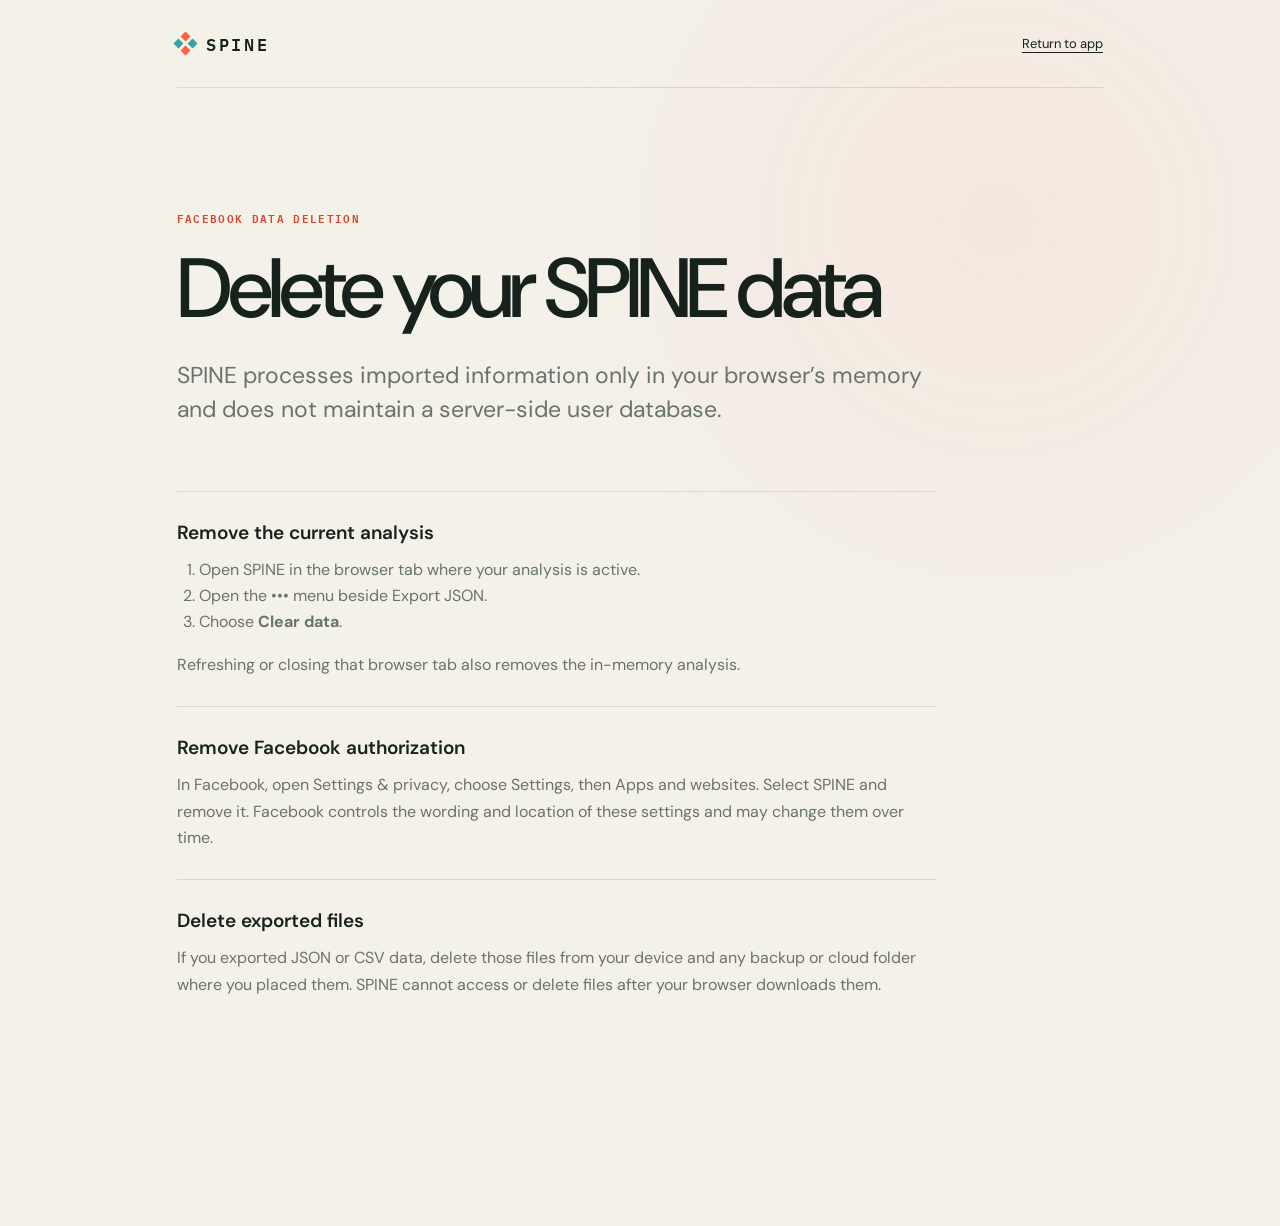
<file: data-deletion.html>
<!doctype html>
<html lang="en">
  <head>
    <meta charset="UTF-8" />
    <meta name="viewport" content="width=device-width, initial-scale=1.0" />
    <meta name="theme-color" content="#f4f1e9" />
    <meta name="description" content="SPINE data deletion instructions" />
    <title>Data deletion — SPINE</title>
    <link rel="stylesheet" href="./styles.css" />
  </head>
  <body>
    <div class="legal-shell">
      <header class="topbar">
        <a class="wordmark" href="./index.html" aria-label="SPINE home">
          <span class="wordmark-mark" aria-hidden="true"><i></i><i></i><i></i><i></i></span>
          <span>SPINE</span>
        </a>
        <a class="text-button legal-home" href="./index.html">Return to app</a>
      </header>
      <main class="legal-page">
        <p class="eyebrow">Facebook data deletion</p>
        <h1>Delete your SPINE data</h1>
        <p class="legal-lede">
          SPINE processes imported information only in your browser’s memory and
          does not maintain a server-side user database.
        </p>

        <section>
          <h2>Remove the current analysis</h2>
          <ol>
            <li>Open SPINE in the browser tab where your analysis is active.</li>
            <li>Open the ••• menu beside Export JSON.</li>
            <li>Choose <strong>Clear data</strong>.</li>
          </ol>
          <p>
            Refreshing or closing that browser tab also removes the in-memory
            analysis.
          </p>
        </section>

        <section>
          <h2>Remove Facebook authorization</h2>
          <p>
            In Facebook, open Settings &amp; privacy, choose Settings, then Apps and
            websites. Select SPINE and remove it. Facebook controls the wording and
            location of these settings and may change them over time.
          </p>
        </section>

        <section>
          <h2>Delete exported files</h2>
          <p>
            If you exported JSON or CSV data, delete those files from your device
            and any backup or cloud folder where you placed them. SPINE cannot
            access or delete files after your browser downloads them.
          </p>
        </section>
      </main>
    </div>
  </body>
</html>
</file>
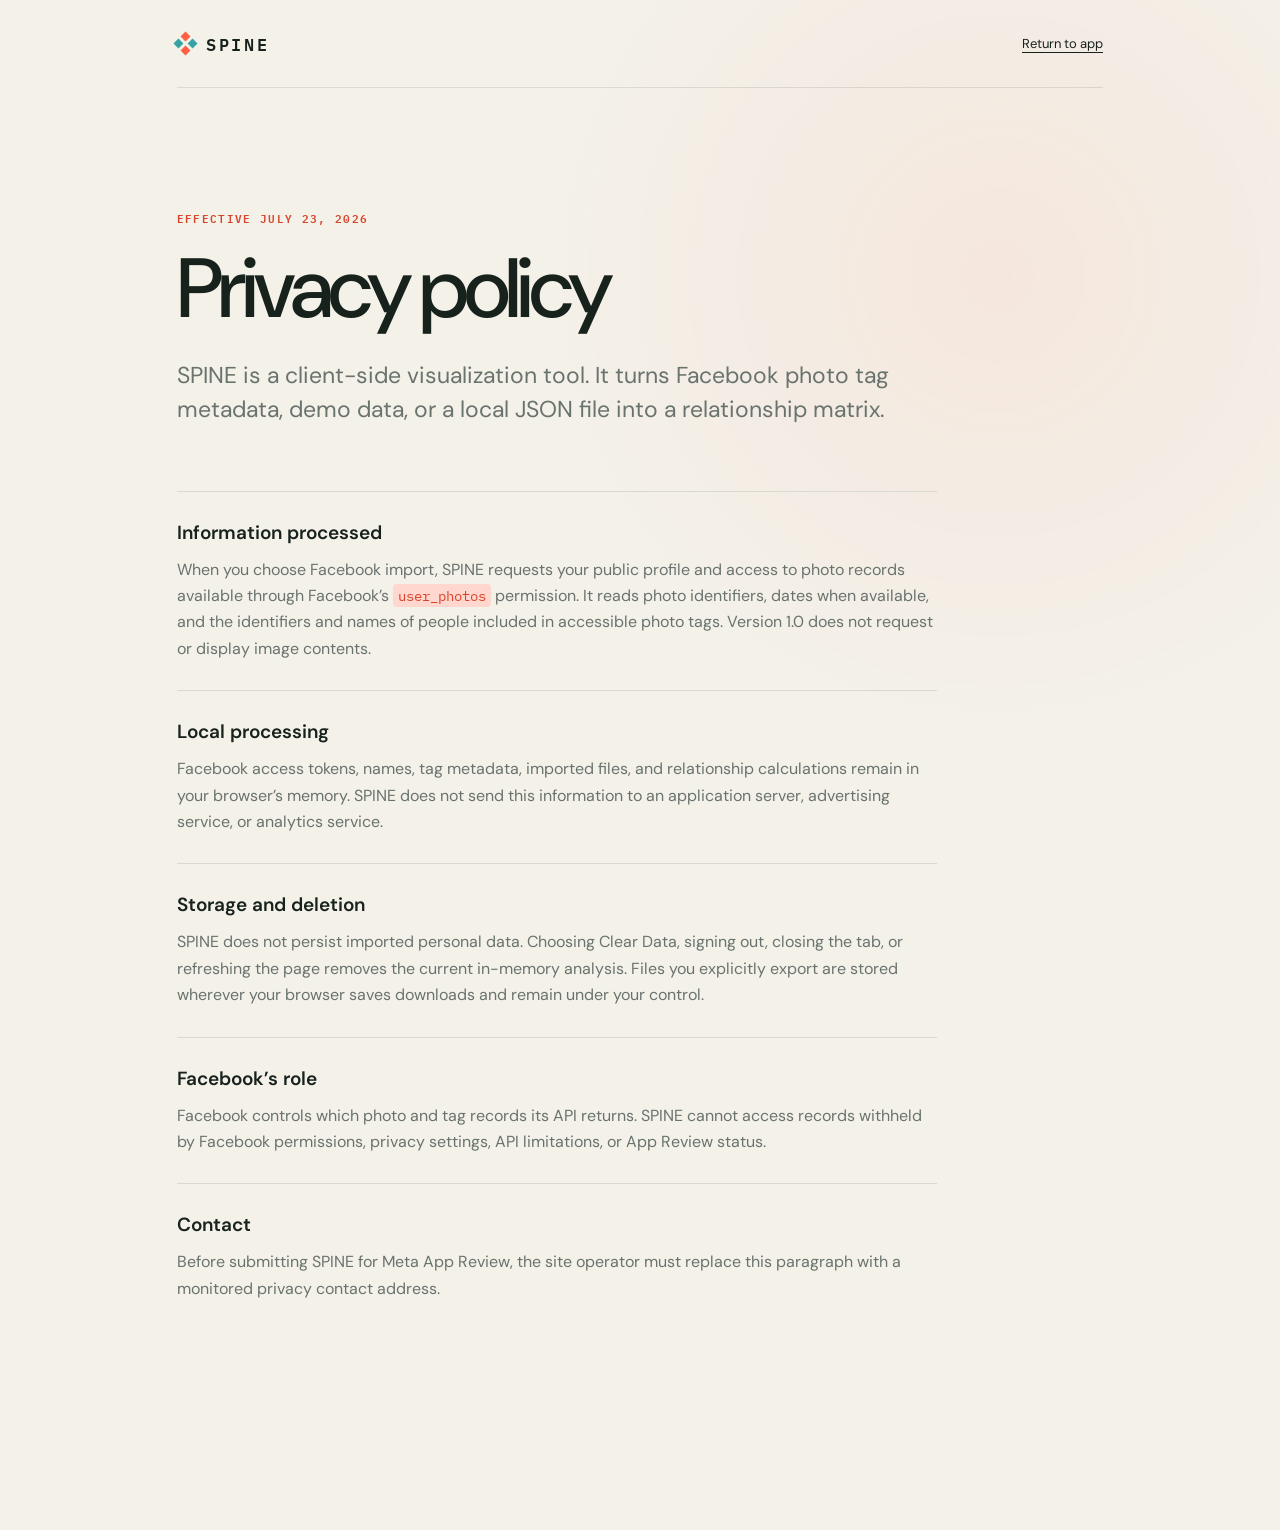
<file: privacy.html>
<!doctype html>
<html lang="en">
  <head>
    <meta charset="UTF-8" />
    <meta name="viewport" content="width=device-width, initial-scale=1.0" />
    <meta name="theme-color" content="#f4f1e9" />
    <meta name="description" content="SPINE privacy policy" />
    <title>Privacy — SPINE</title>
    <link rel="stylesheet" href="./styles.css" />
  </head>
  <body>
    <div class="legal-shell">
      <header class="topbar">
        <a class="wordmark" href="./index.html" aria-label="SPINE home">
          <span class="wordmark-mark" aria-hidden="true"><i></i><i></i><i></i><i></i></span>
          <span>SPINE</span>
        </a>
        <a class="text-button legal-home" href="./index.html">Return to app</a>
      </header>
      <main class="legal-page">
        <p class="eyebrow">Effective July 23, 2026</p>
        <h1>Privacy policy</h1>
        <p class="legal-lede">
          SPINE is a client-side visualization tool. It turns Facebook photo tag
          metadata, demo data, or a local JSON file into a relationship matrix.
        </p>

        <section>
          <h2>Information processed</h2>
          <p>
            When you choose Facebook import, SPINE requests your public profile and
            access to photo records available through Facebook’s
            <code>user_photos</code> permission. It reads photo identifiers, dates
            when available, and the identifiers and names of people included in
            accessible photo tags. Version 1.0 does not request or display image
            contents.
          </p>
        </section>

        <section>
          <h2>Local processing</h2>
          <p>
            Facebook access tokens, names, tag metadata, imported files, and
            relationship calculations remain in your browser’s memory. SPINE does
            not send this information to an application server, advertising
            service, or analytics service.
          </p>
        </section>

        <section>
          <h2>Storage and deletion</h2>
          <p>
            SPINE does not persist imported personal data. Choosing Clear Data,
            signing out, closing the tab, or refreshing the page removes the
            current in-memory analysis. Files you explicitly export are stored
            wherever your browser saves downloads and remain under your control.
          </p>
        </section>

        <section>
          <h2>Facebook’s role</h2>
          <p>
            Facebook controls which photo and tag records its API returns. SPINE
            cannot access records withheld by Facebook permissions, privacy
            settings, API limitations, or App Review status.
          </p>
        </section>

        <section>
          <h2>Contact</h2>
          <p>
            Before submitting SPINE for Meta App Review, the site operator must
            replace this paragraph with a monitored privacy contact address.
          </p>
        </section>
      </main>
    </div>
  </body>
</html>
</file>
<file: styles.css>
@import url("https://fonts.googleapis.com/css2?family=DM+Sans:opsz,wght@9..40,400;9..40,500;9..40,600&family=IBM+Plex+Mono:wght@500;600&display=swap");

:root {
  color-scheme: light;
  --paper: #f4f1e9;
  --surface: #fbfaf6;
  --surface-strong: #ffffff;
  --ink: #17221d;
  --muted-ink: #69736d;
  --line: #d8d9d1;
  --line-strong: #bdc2b9;
  --signal: #ff5f42;
  --signal-deep: #d9442c;
  --signal-soft: #ffd7ce;
  --cluster: #37a3a5;
  --cluster-soft: #cde9e7;
  --night: #14231d;
  --night-muted: #a6b3ad;
  --shadow: 0 24px 70px rgb(23 34 29 / 10%);
  font-family: "DM Sans", sans-serif;
  font-synthesis: none;
  color: var(--ink);
  background: var(--paper);
}

* {
  box-sizing: border-box;
}

html {
  scroll-behavior: smooth;
}

body {
  margin: 0;
  min-width: 320px;
  min-height: 100vh;
  background:
    radial-gradient(circle at 78% 18%, rgb(255 95 66 / 7%), transparent 28rem),
    var(--paper);
}

button,
input,
select {
  font: inherit;
}

button,
select {
  cursor: pointer;
}

button:focus-visible,
input:focus-visible,
select:focus-visible,
canvas:focus-visible {
  outline: 3px solid rgb(55 163 165 / 35%);
  outline-offset: 3px;
}

button:disabled {
  cursor: not-allowed;
  opacity: 0.48;
}

[hidden] {
  display: none !important;
}

.site-shell {
  width: min(1440px, 100%);
  min-height: 100vh;
  margin: 0 auto;
  padding: 0 clamp(20px, 5vw, 76px);
}

.topbar {
  display: flex;
  align-items: center;
  justify-content: space-between;
  min-height: 88px;
  border-bottom: 1px solid rgb(23 34 29 / 11%);
}

.wordmark {
  display: inline-flex;
  align-items: center;
  gap: 12px;
  color: var(--ink);
  font-family: "IBM Plex Mono", monospace;
  font-size: 17px;
  font-weight: 600;
  letter-spacing: 0.16em;
  text-decoration: none;
}

.wordmark-mark {
  display: grid;
  grid-template-columns: repeat(2, 7px);
  gap: 3px;
  transform: rotate(45deg);
}

.wordmark-mark i {
  width: 7px;
  height: 7px;
  background: var(--signal);
}

.wordmark-mark i:nth-child(2),
.wordmark-mark i:nth-child(3) {
  background: var(--cluster);
}

.topbar-actions,
.workspace-actions {
  position: relative;
  display: flex;
  align-items: center;
  gap: 18px;
}

.privacy-badge {
  display: inline-flex;
  align-items: center;
  gap: 8px;
  color: var(--muted-ink);
  font-size: 13px;
}

.status-dot {
  width: 7px;
  height: 7px;
  border-radius: 50%;
  background: var(--cluster);
  box-shadow: 0 0 0 4px rgb(55 163 165 / 12%);
}

.text-button,
.inline-button {
  padding: 0;
  border: 0;
  border-bottom: 1px solid currentColor;
  color: var(--ink);
  background: transparent;
  font-size: 13px;
}

.inline-button {
  font-size: inherit;
}

.hero {
  display: grid;
  grid-template-columns: minmax(0, 0.9fr) minmax(440px, 1.1fr);
  align-items: center;
  gap: clamp(48px, 8vw, 120px);
  min-height: calc(100vh - 164px);
  padding: 72px 0 92px;
}

.eyebrow {
  margin: 0 0 22px;
  color: var(--signal-deep);
  font-family: "IBM Plex Mono", monospace;
  font-size: 11px;
  font-weight: 600;
  letter-spacing: 0.12em;
  text-transform: uppercase;
}

.hero h1,
.workspace-heading h1 {
  max-width: 700px;
  margin: 0;
  font-size: clamp(52px, 6.1vw, 92px);
  font-weight: 500;
  letter-spacing: -0.065em;
  line-height: 0.96;
}

.hero h1 em {
  color: var(--signal);
  font-style: normal;
}

.hero-lede {
  max-width: 570px;
  margin: 30px 0 34px;
  color: var(--muted-ink);
  font-size: clamp(17px, 1.55vw, 21px);
  line-height: 1.55;
}

.connect-card {
  max-width: 520px;
  padding: 20px;
  border: 1px solid var(--line);
  border-radius: 18px;
  background: rgb(251 250 246 / 72%);
  box-shadow: var(--shadow);
  backdrop-filter: blur(10px);
}

.primary-button,
.secondary-button {
  min-height: 50px;
  border-radius: 10px;
  font-weight: 600;
}

.primary-button {
  display: inline-flex;
  align-items: center;
  justify-content: center;
  gap: 12px;
  width: 100%;
  padding: 0 22px;
  border: 1px solid var(--night);
  color: #fff;
  background: var(--night);
  box-shadow: 0 8px 20px rgb(20 35 29 / 15%);
}

.primary-button:hover:not(:disabled) {
  transform: translateY(-1px);
  box-shadow: 0 12px 26px rgb(20 35 29 / 20%);
}

.facebook-glyph {
  display: grid;
  width: 22px;
  height: 22px;
  place-items: end center;
  border-radius: 50%;
  color: var(--night);
  background: #fff;
  font-family: Arial, sans-serif;
  font-size: 20px;
  font-weight: 700;
  line-height: 1;
  overflow: hidden;
}

.config-note {
  margin: 11px 4px 0;
  color: var(--muted-ink);
  font-size: 12px;
  text-align: center;
}

.config-note.is-configured {
  color: #317f70;
}

.divider {
  display: flex;
  align-items: center;
  gap: 12px;
  margin: 18px 0;
  color: var(--muted-ink);
  font-size: 11px;
}

.divider::before,
.divider::after {
  height: 1px;
  flex: 1;
  background: var(--line);
  content: "";
}

.alternate-actions {
  display: grid;
  grid-template-columns: 1fr 1fr;
  gap: 10px;
}

.secondary-button {
  padding: 0 18px;
  border: 1px solid var(--line-strong);
  color: var(--ink);
  background: var(--surface);
}

.secondary-button:hover {
  border-color: var(--ink);
}

.secondary-button.compact {
  min-height: 40px;
  font-size: 13px;
}

.consent-note {
  margin: 18px 0 0;
  color: var(--muted-ink);
  font-size: 12px;
}

.hero-visual {
  justify-self: center;
  width: min(100%, 630px);
}

.matrix-preview {
  position: relative;
  aspect-ratio: 1;
  padding: 62px;
  border: 1px solid rgb(255 255 255 / 15%);
  border-radius: 28px;
  background: var(--night);
  box-shadow: 0 34px 90px rgb(20 35 29 / 22%);
  transform: rotate(1.5deg);
}

.preview-grid {
  display: grid;
  height: 100%;
  grid-template-columns: repeat(8, 1fr);
  gap: 4px;
}

.preview-grid i {
  border-radius: 2px;
  background: var(--cluster);
  opacity: calc(0.06 + var(--value) * 0.85);
}

.preview-grid i:nth-child(3n) {
  background: var(--signal);
}

.axis-label {
  position: absolute;
  color: var(--night-muted);
  font-family: "IBM Plex Mono", monospace;
  font-size: 9px;
  letter-spacing: 0.18em;
}

.axis-label-x {
  top: 26px;
  left: 63px;
}

.axis-label-y {
  top: 63px;
  left: 27px;
  writing-mode: vertical-rl;
}

.preview-focus {
  position: absolute;
  right: -24px;
  bottom: 58px;
  display: grid;
  grid-template-columns: auto auto;
  column-gap: 18px;
  width: 190px;
  padding: 16px 18px;
  border: 1px solid rgb(255 255 255 / 30%);
  border-radius: 12px;
  color: #fff;
  background: rgb(31 52 43 / 92%);
  box-shadow: 0 15px 38px rgb(0 0 0 / 24%);
  backdrop-filter: blur(12px);
}

.preview-focus span {
  align-self: center;
  font-family: "IBM Plex Mono", monospace;
  font-size: 12px;
}

.preview-focus strong {
  grid-row: span 2;
  font-size: 30px;
  font-weight: 500;
}

.preview-focus small {
  color: var(--night-muted);
}

.visual-caption {
  display: flex;
  align-items: center;
  justify-content: flex-end;
  gap: 10px;
  margin: 18px 8px 0 0;
  color: var(--muted-ink);
  font-family: "IBM Plex Mono", monospace;
  font-size: 10px;
  letter-spacing: 0.06em;
  text-transform: uppercase;
}

.visual-caption span {
  width: 30px;
  height: 1px;
  background: var(--signal);
}

.loading-view {
  display: grid;
  min-height: calc(100vh - 164px);
  place-content: center;
  justify-items: center;
  padding: 80px 20px;
  text-align: center;
}

.loader-matrix {
  width: 108px;
  height: 108px;
  margin-bottom: 38px;
  background:
    linear-gradient(90deg, transparent 47%, var(--paper) 48% 52%, transparent 53%),
    linear-gradient(transparent 47%, var(--paper) 48% 52%, transparent 53%),
    conic-gradient(from 45deg, var(--signal), var(--cluster), var(--signal));
  background-size: 27px 27px, 27px 27px, 100% 100%;
  animation: breathe 1.8s ease-in-out infinite;
}

@keyframes breathe {
  50% {
    transform: scale(0.94) rotate(2deg);
    opacity: 0.72;
  }
}

.loading-view h2 {
  margin: 0 0 8px;
  font-size: clamp(30px, 4vw, 48px);
  font-weight: 500;
  letter-spacing: -0.04em;
}

.loading-view > p:not(.eyebrow) {
  margin: 0;
  color: var(--muted-ink);
}

.progress-track {
  width: min(400px, 78vw);
  height: 3px;
  margin: 32px 0 20px;
  background: var(--line);
}

.progress-track span {
  display: block;
  width: 12%;
  height: 100%;
  background: var(--signal);
  transition: width 350ms ease;
}

.loading-privacy {
  font-size: 12px;
}

.workspace {
  padding: 64px 0 80px;
}

.workspace-heading {
  display: flex;
  align-items: flex-end;
  justify-content: space-between;
  gap: 30px;
}

.workspace-heading .eyebrow {
  margin-bottom: 14px;
}

.workspace-heading h1 {
  font-size: clamp(44px, 5vw, 72px);
}

.icon-button {
  width: 40px;
  height: 40px;
  border: 1px solid var(--line-strong);
  border-radius: 10px;
  color: var(--ink);
  background: var(--surface);
  letter-spacing: 2px;
}

.menu {
  position: absolute;
  z-index: 5;
  top: 48px;
  right: 0;
  display: grid;
  min-width: 190px;
  padding: 7px;
  border: 1px solid var(--line);
  border-radius: 12px;
  background: var(--surface-strong);
  box-shadow: var(--shadow);
}

.menu button {
  padding: 10px 12px;
  border: 0;
  border-radius: 7px;
  color: var(--ink);
  background: transparent;
  text-align: left;
}

.menu button:hover {
  background: var(--paper);
}

.menu .danger-text {
  color: var(--signal-deep);
}

.stats-strip {
  display: grid;
  grid-template-columns: repeat(4, 1fr);
  margin: 44px 0 22px;
  border: 1px solid var(--line);
  border-radius: 14px;
  background: rgb(251 250 246 / 60%);
}

.stats-strip div {
  display: flex;
  align-items: baseline;
  gap: 10px;
  padding: 17px 20px;
  border-right: 1px solid var(--line);
}

.stats-strip div:last-child {
  border-right: 0;
}

.stats-strip strong {
  font-family: "IBM Plex Mono", monospace;
  font-size: 19px;
}

.stats-strip span {
  color: var(--muted-ink);
  font-size: 12px;
}

.explorer {
  display: grid;
  grid-template-columns: 260px minmax(0, 1fr);
  min-height: 720px;
  overflow: hidden;
  border: 1px solid var(--line);
  border-radius: 18px;
  background: var(--surface);
  box-shadow: var(--shadow);
}

.controls {
  padding: 20px;
  border-right: 1px solid var(--line);
  background: #f7f5ef;
}

.view-switch,
.segmented {
  display: grid;
  grid-template-columns: 1fr 1fr;
  padding: 3px;
  border: 1px solid var(--line);
  border-radius: 10px;
  background: var(--paper);
}

.view-switch {
  margin-bottom: 30px;
}

.view-switch button,
.segmented button {
  min-height: 36px;
  padding: 0 8px;
  border: 0;
  border-radius: 7px;
  color: var(--muted-ink);
  background: transparent;
  font-size: 12px;
}

.view-switch button[aria-pressed="true"],
.segmented button[aria-pressed="true"] {
  color: var(--ink);
  background: var(--surface-strong);
  box-shadow: 0 2px 7px rgb(23 34 29 / 9%);
}

.control-field {
  display: grid;
  gap: 9px;
  margin: 0 0 24px;
  padding: 0;
  border: 0;
  color: var(--ink);
  font-size: 12px;
  font-weight: 600;
}

.control-field legend {
  margin-bottom: 9px;
}

.control-field input[type="search"],
.control-field select {
  width: 100%;
  height: 42px;
  padding: 0 12px;
  border: 1px solid var(--line-strong);
  border-radius: 8px;
  color: var(--ink);
  background: var(--surface-strong);
  font-weight: 400;
}

.search-wrap {
  position: relative;
}

.search-wrap input {
  padding-right: 34px !important;
}

.search-wrap button {
  position: absolute;
  top: 7px;
  right: 7px;
  width: 28px;
  height: 28px;
  border: 0;
  color: var(--muted-ink);
  background: transparent;
  font-size: 20px;
}

.search-result {
  min-height: 15px;
  margin: -17px 0 20px;
  color: var(--cluster);
  font-family: "IBM Plex Mono", monospace;
  font-size: 10px;
}

.segmented button {
  min-height: 40px;
  font-size: 10px;
  line-height: 1.15;
}

.range-field span {
  display: flex;
  justify-content: space-between;
}

.range-field output {
  color: var(--signal-deep);
  font-family: "IBM Plex Mono", monospace;
}

input[type="range"] {
  width: 100%;
  accent-color: var(--signal);
}

.reset-network {
  margin: -6px 0 24px;
}

.legend {
  display: flex;
  align-items: center;
  gap: 4px;
  margin-top: 34px;
  color: var(--muted-ink);
  font-family: "IBM Plex Mono", monospace;
  font-size: 9px;
  text-transform: uppercase;
}

.legend i {
  width: 16px;
  height: 16px;
  background: var(--signal);
}

.legend i:nth-of-type(1) { opacity: 0.12; margin-left: auto; }
.legend i:nth-of-type(2) { opacity: 0.3; }
.legend i:nth-of-type(3) { opacity: 0.5; }
.legend i:nth-of-type(4) { opacity: 0.72; }
.legend i:nth-of-type(5) { opacity: 0.95; margin-right: auto; }

.viz-panel {
  display: flex;
  min-width: 0;
  flex-direction: column;
}

.viz-topline {
  display: flex;
  align-items: center;
  justify-content: space-between;
  min-height: 62px;
  padding: 0 22px;
  border-bottom: 1px solid var(--line);
  color: var(--muted-ink);
  font-family: "IBM Plex Mono", monospace;
  font-size: 10px;
  letter-spacing: 0.03em;
  text-transform: uppercase;
}

.canvas-scroller {
  position: relative;
  display: grid;
  flex: 1;
  min-height: 610px;
  overflow: auto;
  place-items: center;
  padding: 28px;
  background:
    linear-gradient(rgb(23 34 29 / 3%) 1px, transparent 1px),
    linear-gradient(90deg, rgb(23 34 29 / 3%) 1px, transparent 1px);
  background-size: 24px 24px;
}

.canvas-scroller.network-mode {
  overflow: hidden;
  padding: 0;
}

#viz-canvas {
  display: block;
  max-width: none;
  border: 1px solid var(--line);
  background: var(--surface);
  box-shadow: 0 10px 30px rgb(23 34 29 / 7%);
}

.network-mode #viz-canvas {
  width: 100% !important;
  height: auto !important;
  border: 0;
  box-shadow: none;
  touch-action: none;
}

.empty-filter {
  display: grid;
  gap: 14px;
  justify-items: center;
  color: var(--muted-ink);
}

.empty-filter button {
  padding: 8px 12px;
  border: 1px solid var(--line-strong);
  border-radius: 8px;
  background: var(--surface);
}

.selection-bar {
  display: flex;
  align-items: center;
  gap: 14px;
  min-height: 58px;
  padding: 10px 18px;
  border-top: 1px solid var(--line);
  font-size: 13px;
}

.selection-initials {
  padding: 6px 9px;
  border-radius: 6px;
  color: var(--signal-deep);
  background: var(--signal-soft);
  font-family: "IBM Plex Mono", monospace;
  font-size: 11px;
}

.selection-bar button {
  width: 30px;
  height: 30px;
  margin-left: auto;
  border: 0;
  color: var(--muted-ink);
  background: transparent;
  font-size: 20px;
}

.tooltip {
  position: fixed;
  z-index: 20;
  display: grid;
  gap: 4px;
  max-width: 270px;
  padding: 11px 13px;
  border: 1px solid rgb(255 255 255 / 16%);
  border-radius: 9px;
  color: #fff;
  background: rgb(20 35 29 / 96%);
  box-shadow: 0 14px 36px rgb(0 0 0 / 20%);
  pointer-events: none;
}

.tooltip strong {
  font-size: 12px;
}

.tooltip span {
  color: var(--night-muted);
  font-size: 10px;
}

.toast {
  position: fixed;
  z-index: 30;
  right: 24px;
  bottom: 24px;
  max-width: min(380px, calc(100vw - 48px));
  padding: 13px 16px;
  border-radius: 10px;
  color: #fff;
  background: var(--night);
  box-shadow: var(--shadow);
  font-size: 13px;
}

dialog {
  width: min(620px, calc(100vw - 32px));
  padding: 0;
  border: 0;
  border-radius: 18px;
  color: var(--ink);
  background: var(--surface);
  box-shadow: 0 30px 100px rgb(0 0 0 / 28%);
}

dialog::backdrop {
  background: rgb(20 35 29 / 60%);
  backdrop-filter: blur(5px);
}

dialog form {
  position: relative;
  padding: clamp(28px, 6vw, 56px);
}

.dialog-close {
  position: absolute;
  top: 18px;
  right: 18px;
  width: 36px;
  height: 36px;
  border: 1px solid var(--line);
  border-radius: 50%;
  color: var(--ink);
  background: transparent;
  font-size: 22px;
}

dialog h2 {
  max-width: 420px;
  margin: 0 0 30px;
  font-size: clamp(34px, 6vw, 52px);
  font-weight: 500;
  letter-spacing: -0.05em;
  line-height: 1;
}

.privacy-list {
  display: grid;
  gap: 18px;
}

.privacy-list div {
  display: grid;
  grid-template-columns: 34px 1fr;
  gap: 10px;
}

.privacy-list span {
  color: var(--signal-deep);
  font-family: "IBM Plex Mono", monospace;
  font-size: 10px;
}

.privacy-list p {
  display: grid;
  gap: 3px;
  margin: 0;
  color: var(--muted-ink);
  font-size: 13px;
  line-height: 1.45;
}

.privacy-list strong {
  color: var(--ink);
  font-size: 14px;
}

.dialog-footnote {
  margin: 28px 0;
  padding-top: 18px;
  border-top: 1px solid var(--line);
  color: var(--muted-ink);
  font-size: 11px;
  line-height: 1.5;
}

.dialog-footnote a {
  color: var(--ink);
}

.dialog-action {
  width: auto;
  min-width: 130px;
}

footer {
  display: grid;
  grid-template-columns: 1fr auto 1fr;
  align-items: center;
  min-height: 76px;
  border-top: 1px solid rgb(23 34 29 / 11%);
  color: var(--muted-ink);
  font-size: 11px;
}

footer > span {
  font-family: "IBM Plex Mono", monospace;
}

footer p {
  margin: 0;
  text-align: center;
}

footer button {
  justify-self: end;
}

.footer-links {
  display: flex;
  justify-self: end;
  gap: 14px;
}

.footer-links a {
  text-decoration: none;
}

.legal-shell {
  width: min(1080px, 100%);
  min-height: 100vh;
  margin: 0 auto;
  padding: 0 clamp(20px, 6vw, 80px) 80px;
}

.legal-home {
  text-decoration: none;
}

.legal-page {
  max-width: 760px;
  padding: clamp(64px, 10vw, 120px) 0;
}

.legal-page h1 {
  margin: 0 0 28px;
  font-size: clamp(52px, 8vw, 84px);
  font-weight: 500;
  letter-spacing: -0.06em;
  line-height: 0.96;
}

.legal-lede {
  margin: 0 0 64px;
  color: var(--muted-ink);
  font-size: clamp(18px, 2.5vw, 23px);
  line-height: 1.5;
}

.legal-page section {
  padding: 28px 0;
  border-top: 1px solid var(--line);
}

.legal-page h2 {
  margin: 0 0 12px;
  font-size: 19px;
  font-weight: 600;
}

.legal-page section p,
.legal-page li {
  color: var(--muted-ink);
  line-height: 1.65;
}

.legal-page section p {
  margin: 0;
}

.legal-page ol {
  margin: 0 0 16px;
  padding-left: 22px;
}

.legal-page code {
  padding: 2px 5px;
  border-radius: 4px;
  color: var(--signal-deep);
  background: var(--signal-soft);
  font-family: "IBM Plex Mono", monospace;
  font-size: 0.9em;
}

@media (max-width: 980px) {
  .hero {
    grid-template-columns: 1fr;
    padding-top: 58px;
  }

  .hero-copy {
    max-width: 700px;
  }

  .hero-visual {
    width: min(82vw, 600px);
  }

  .explorer {
    grid-template-columns: 1fr;
  }

  .controls {
    display: grid;
    grid-template-columns: repeat(2, minmax(0, 1fr));
    gap: 0 18px;
    border-right: 0;
    border-bottom: 1px solid var(--line);
  }

  .view-switch,
  .legend {
    grid-column: 1 / -1;
  }

  .legend {
    margin: 4px 0 14px;
  }

  .canvas-scroller {
    min-height: 560px;
  }
}

@media (max-width: 680px) {
  .site-shell {
    padding: 0 16px;
  }

  .topbar {
    min-height: 72px;
  }

  .privacy-badge {
    display: none;
  }

  .hero {
    min-height: auto;
    gap: 54px;
    padding: 52px 0 74px;
  }

  .hero h1 {
    font-size: clamp(48px, 15vw, 68px);
  }

  .connect-card {
    padding: 14px;
  }

  .matrix-preview {
    padding: 46px;
    border-radius: 20px;
  }

  .axis-label-x {
    top: 18px;
    left: 47px;
  }

  .axis-label-y {
    top: 47px;
    left: 18px;
  }

  .preview-focus {
    right: -8px;
    bottom: 32px;
  }

  .workspace {
    padding-top: 42px;
  }

  .workspace-heading {
    align-items: flex-start;
    flex-direction: column;
  }

  .workspace-heading h1 {
    font-size: 46px;
  }

  .stats-strip {
    grid-template-columns: 1fr 1fr;
  }

  .stats-strip div:nth-child(2) {
    border-right: 0;
  }

  .stats-strip div:nth-child(-n + 2) {
    border-bottom: 1px solid var(--line);
  }

  .explorer {
    border-radius: 12px;
  }

  .controls {
    grid-template-columns: 1fr;
  }

  .view-switch,
  .legend {
    grid-column: auto;
  }

  .viz-topline {
    align-items: flex-start;
    flex-direction: column;
    justify-content: center;
    gap: 4px;
    min-height: 68px;
  }

  .canvas-scroller {
    min-height: 430px;
    justify-content: start;
    padding: 18px;
  }

  .canvas-scroller.network-mode {
    min-height: 430px;
  }

  footer {
    grid-template-columns: 1fr auto;
  }

  footer p {
    display: none;
  }
}

@media (prefers-reduced-motion: reduce) {
  html {
    scroll-behavior: auto;
  }

  *,
  *::before,
  *::after {
    animation-duration: 0.01ms !important;
    animation-iteration-count: 1 !important;
    transition-duration: 0.01ms !important;
  }
}
</file>
